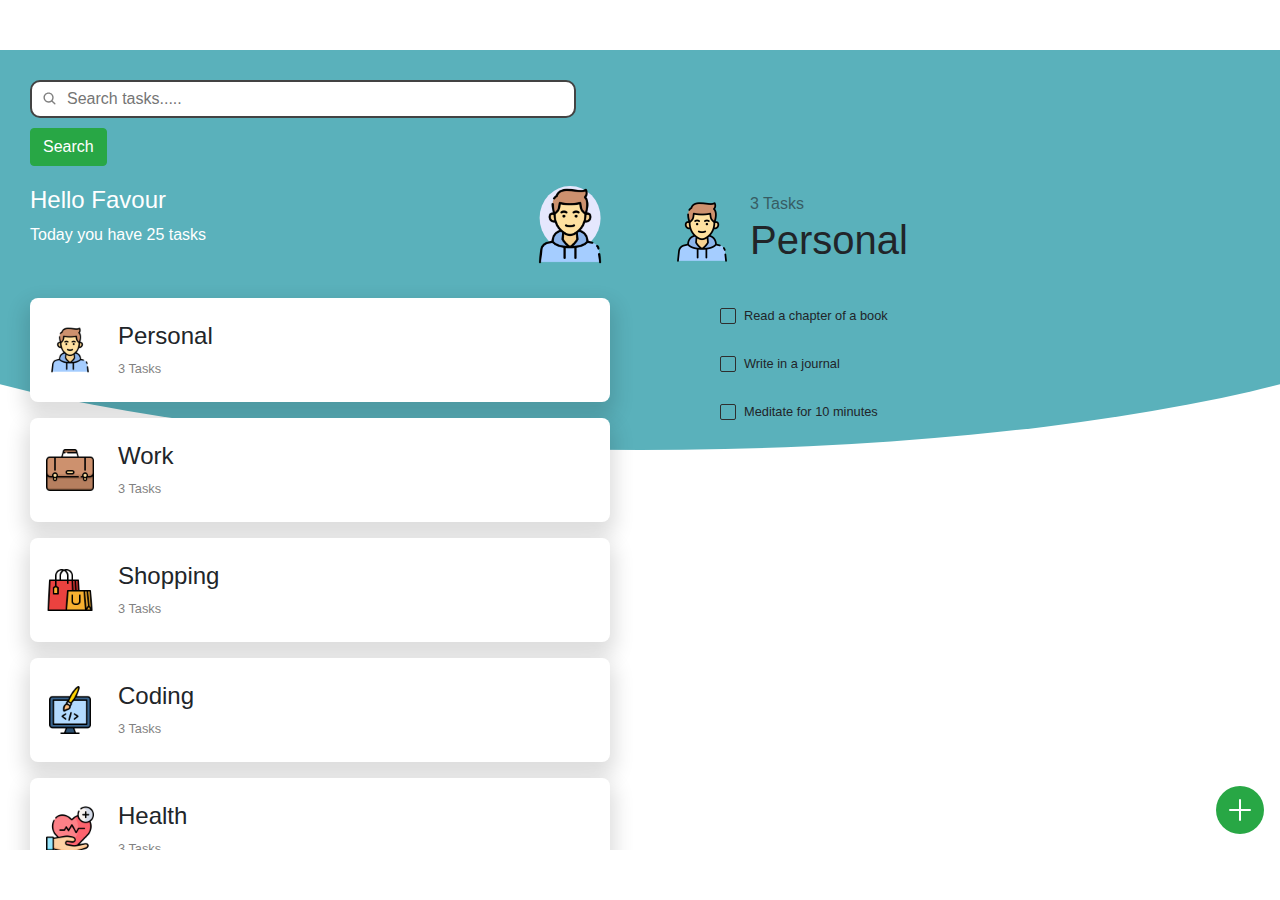
<file: index.html>
<!DOCTYPE html>
<html lang="en">
  <head>
    <meta charset="UTF-8" />
    <meta name="viewport" content="width=device-width, initial-scale=1.0" />


    <meta name="msapplication-TileColor" content="#2d89ef" />
    <meta name="theme-color" content="#ffffff" />
    <link rel="stylesheet" href="style.css" />
    <title>Favour Todo-list App</title>

    <link rel="preconnect" href="https://fonts.googleapis.com" />
    <link rel="preconnect" href="https://fonts.gstatic.com" crossorigin />
    <link href="https://fonts.googleapis.com/css2?family=Inter:wght@400;500;600&display=swap" rel="stylesheet" />
    <meta
      name="description"
      content="Manage your tasks effortlessly with Favour Todos List App. Organize, prioritize, and track your to-dos seamlessly using this user-friendly web application."
    />
    <meta
      name="keywords"
      content="Favour Todos List App, Task Management, To-Do List Web App, Organize Tasks, Track To-Dos, Simple Task Manager, Productivity Tool, User-Friendly Interface, Web-based Task Organizer, Favour Task Tracker"
    />
    <link rel="stylesheet" href="https://cdn.jsdelivr.net/npm/bootstrap@4.0.0/dist/css/bootstrap.min.css" integrity="sha384-Gn5384xqQ1aoWXA+058RXPxPg6fy4IWvTNh0E263XmFcJlSAwiGgFAW/dAiS6JXm" crossorigin="anonymous">
    <script src="https://code.jquery.com/jquery-3.2.1.slim.min.js" integrity="sha384-KJ3o2DKtIkvYIK3UENzmM7KCkRr/rE9/Qpg6aAZGJwFDMVNA/GpGFF93hXpG5KkN" crossorigin="anonymous"></script>
<script src="https://cdn.jsdelivr.net/npm/popper.js@1.12.9/dist/umd/popper.min.js" integrity="sha384-ApNbgh9B+Y1QKtv3Rn7W3mgPxhU9K/ScQsAP7hUibX39j7fakFPskvXusvfa0b4Q" crossorigin="anonymous"></script>
<script src="https://cdn.jsdelivr.net/npm/bootstrap@4.0.0/dist/js/bootstrap.min.js" integrity="sha384-JZR6Spejh4U02d8jOt6vLEHfe/JQGiRRSQQxSfFWpi1MquVdAyjUar5+76PVCmYl" crossorigin="anonymous"></script>
  </head>
  <body>
    <div class="wrapper">

      <div class="screen-backdrop"></div>
      <div class="home-screen screen">
        <div class="head-wrapper">
          <div class="menu-btn">

            <input type="search" id="search" placeholder="Search tasks.....">

            <button id="searchButton" class="btn btn-success">Search</button>


          </div>
          <div class="welcome">
            <div class="content">
              <h1>Hello Favour</h1>
              <p>Today you have <span id="total-tasks">5</span> tasks</p>
            </div>
            <div class="img">
              <div class="backdrop"></div>
              <img src="images/boy.png" alt="" />
            </div>


          </div>
        </div>
        <div class="categories-wrapper">
          <div class="categories">
            <div class="category">
              <div class="left">
                <img src="images/boy.png" alt="sun" />
                <div class="content">
                  <h1>Personal</h1>
                  <p>5 Tasks</p>
                </div>
              </div>
              <div class="options">
                <div class="toggle-btn">
                  <svg
                    xmlns="http://www.w3.org/2000/svg"
                    fill="none"
                    viewBox="0 0 24 24"
                    stroke-width="1.5"
                    stroke="currentColor"
                    class="w-6 h-6"
                  >
                    <path
                      stroke-linecap="round"
                      stroke-linejoin="round"
                      d="M12 6.75a.75.75 0 110-1.5.75.75 0 010 1.5zM12 12.75a.75.75 0 110-1.5.75.75 0 010 1.5zM12 18.75a.75.75 0 110-1.5.75.75 0 010 1.5z"
                    />
                  </svg>
                </div>
              </div>
            </div>
          </div>
        </div>
      </div>
      <div class="category-screen screen">
        <div class="head-wrapper">
          <div class="back-btn">
            <svg
              xmlns="http://www.w3.org/2000/svg"
              fill="none"
              viewBox="0 0 24 24"
              stroke-width="1.5"
              stroke="currentColor"
              class="w-6 h-6"
            >
              <path
                stroke-linecap="round"
                stroke-linejoin="round"
                d="M6.75 15.75L3 12m0 0l3.75-3.75M3 12h18"
              />
            </svg>
          </div>
          <div class="options">
            <svg
              xmlns="http://www.w3.org/2000/svg"
              fill="none"
              viewBox="0 0 24 24"
              stroke-width="1.5"
              stroke="currentColor"
              class="w-6 h-6"
            >
              <path
                stroke-linecap="round"
                stroke-linejoin="round"
                d="M12 6.75a.75.75 0 110-1.5.75.75 0 010 1.5zM12 12.75a.75.75 0 110-1.5.75.75 0 010 1.5zM12 18.75a.75.75 0 110-1.5.75.75 0 010 1.5z"
              />
            </svg>
          </div>
        </div>
        <div class="category-details">
          <img src="images/boy.png" alt="" id="category-img" />
          <div class="details">
            <p id="num-tasks">8 tasks</p>
            <h1 id="category-title">Personal</h1>
          </div>
        </div>
        <div class="tasks-wrapper">
          <div class="tasks">
            <div class="task-wrapper">
              <label for="task" class="task">
                <input type="checkbox" name="task" id="task" />
                <span class="checkmark"
                  ><svg
                    xmlns="http://www.w3.org/2000/svg"
                    fill="none"
                    viewBox="0 0 24 24"
                    stroke-width="1.5"
                    stroke="currentColor"
                    class="w-6 h-6"
                  >
                    <path
                      stroke-linecap="round"
                      stroke-linejoin="round"
                      d="M4.5 12.75l6 6 9-13.5"
                    />
                  </svg>
                </span>
                <p>Buy a new car lorem</p>
              </label>
              <div class="delete">
                <svg
                  xmlns="http://www.w3.org/2000/svg"
                  fill="none"
                  viewBox="0 0 24 24"
                  stroke-width="1.5"
                  stroke="currentColor"
                  class="w-6 h-6"
                >
                  <path
                    stroke-linecap="round"
                    stroke-linejoin="round"
                    d="M14.74 9l-.346 9m-4.788 0L9.26 9m9.968-3.21c.342.052.682.107 1.022.166m-1.022-.165L18.16 19.673a2.25 2.25 0 01-2.244 2.077H8.084a2.25 2.25 0 01-2.244-2.077L4.772 5.79m14.456 0a48.108 48.108 0 00-3.478-.397m-12 .562c.34-.059.68-.114 1.022-.165m0 0a48.11 48.11 0 013.478-.397m7.5 0v-.916c0-1.18-.91-2.164-2.09-2.201a51.964 51.964 0 00-3.32 0c-1.18.037-2.09 1.022-2.09 2.201v.916m7.5 0a48.667 48.667 0 00-7.5 0"
                  />
                </svg>
              </div>
            </div>
          </div>
        </div>
      </div>
      <div class="add-task-btn">
        <svg
          xmlns="http://www.w3.org/2000/svg"
          fill="none"
          viewBox="0 0 24 24"
          stroke-width="1.5"
          stroke="currentColor"
          class="w-6 h-6"
        >
          <path
            stroke-linecap="round"
            stroke-linejoin="round"
            d="M12 4.5v15m7.5-7.5h-15"
          />
        </svg>
      </div>
      <div class="black-backdrop"></div>
      <div class="add-task">
        <div class="add-task-backdrop"></div>
        <h1 class="heading">Add Task</h1>
        <div class="input-group">
          <label for="task-input"> Task </label>
          <input type="text" id="task-input" required />
        </div>
        <div class="input-group">
          <label for="category-select"> Category </label>
          <select id="category-select"></select>
        </div>
        <div class="btns">
          <button class="cancel-btn">Cancel</button>
          <button class="add-btn">Add</button>
        </div>
      </div>
    </div>

    <script src="script.js"></script>
  </body>
</html>
</file>
<file: style.css>
@import url(https://fonts.googleapis.com/css?family=Inter:100,200,300,regular,500,600,700,800,900);

::-webkit-scrollbar {
    width: 0;
}

* {
    margin: 0;
    padding: 0;
    box-sizing: border-box;
}

body {
    min-height: 100vh;
    display: flex;
    align-items: center;
    justify-content: center;
    color: #2e2e2e;
    font-family: 'Inter';
   font-style: normal;
    background-color: #fff;
}

.wrapper {
    position: relative;
    height: 100vh;
    width: 100%;
    overflow: hidden;
    padding: 30px 0;
    display: flex;
}

/* edit */
.wrapper .screen {
    min-width: 100%;
    flex: 1;
    transition: all 0.3s;
}

.screen-backdrop {
    width: 135%;
    height: 25rem;
    position: absolute;
    top: 0;
    left: 50%;
    transform: translateX(-50%);
    border-radius: 0 0 50% 50%;
    background-color: #5ab1bb;
    z-index: -1;
    transition: all 0.3s;
}

.wrapper.show-category .home-screen {
    transform: translateX(-100%);
}

.wrapper.show-category .category-screen {
    transform: translateX(-100%);
}

.wrapper.show-category .screen-backdrop {
    transform: translate(-50%, -60%)
}

.head-wrapper {
    padding: 0 30px;
}

.menu-btn {
    width: 2rem;
    cursor: pointer;
    color: #ffffff;
}

.welcome {
    display: flex;
    justify-content: space-between;
    margin-top: 20px;
    color: #ffffff;
}

.welcome h1 {
    font-size: 1.5rem;
}

.welcome p {
    font-weight: 500;
}

.welcome .img {
    position: relative;
}

.welcome .img .backdrop {
    position: absolute;
    top: 0;
    left: 50%;
    transform: translateX(-50%);
    width: 3.8rem;
    height: 4rem;
    border-radius: 50%;
    background-color: #e5e7fd;
    z-index: -1;
}

.welcome .img img {
    width: 5rem;
}

.categories-wrapper {
    margin-top: 1rem;
    padding: 0 30px;
    height: calc(100% - 8rem);
    padding-bottom: 20px;
    overflow: auto;
}

.categories {
    padding-top: 1rem;
    display: flex;
    flex-direction: column;
    gap: 1rem;
}

.category {
    background: #fff;
    border-radius: 0.5rem;
    padding: 1.5rem 1rem;
    cursor: pointer;
    display: flex;
    justify-content: space-between;
    box-shadow: 0 10px 20px 5px #00000023;
    transition: all 0.3s;

}

.category:hover {
    transform: translateY(-5px);
    box-shadow: 0 10px 20px 5px #00000040;
}

.category .left {
    display: flex;
    gap: 1.5rem;
    align-items: center;
}

.category .left img {
    width: 3rem;
}



.category .content h1 {
    font-size: 1.5rem;
}

.category .content p {
    color: #2e2e2e;
    font-size: 0.8rem;
    opacity: 0.6;
}

.category .options {
    opacity: 0;
    visibility: hidden;
    transition: all 0.3s;
}

.category:hover .options {
    opacity: 1;
    visibility: visible;
}

.category .toggle-btn {
    width: 2rem;
    cursor: pointer;
    opacity: 0.6;
}

.category .toggle-btn:hover {
    opacity: 1;
}


/* Category Screen */
.category-screen .head-wrapper {
    display: flex;
    justify-content: space-between;
    align-items: center;
}

.category-screen .head-wrapper svg {
    width: 2rem;
    cursor: pointer;
    color: #fff;
}

.category-details {
    padding: 0 30px;
    margin-top: 7rem;
    display: flex;
    align-items: center;
    gap: 1rem;
}

.category-details img {
    width: 4rem;
}

.category-details .details p {
    opacity: 0.6;
}

/* tasks */
.tasks-wrapper {
    padding: 0 30px;
    margin-top: 1rem;
    height: calc(100% - 12rem);
    padding-bottom: 20px;
    overflow: auto;
}

.tasks {
    padding-top: 1rem;
    display: flex;
    flex-direction: column;
    gap: 1rem;
}

.task-wrapper {
    display: flex;
    justify-content: space-between;
    align-items: center;
}



.task {
    display: flex;
    gap: 0.5rem;
    align-items: center;
    font-size: 0.8rem;
    font-weight: 500;
    width: max-content;
    cursor: pointer;
}


.task input {
    display: none;
}

.task .checkmark {
    width: 1rem;
    height: 1rem;
    border-radius: 2px;
    border: 1px solid #2e2e2e;
    display: flex;
    justify-content: center;
    align-items: center;
}

.task .checkmark svg {
    width: 1rem;
    color: #2e2e2e;
    opacity: 0;
    transition: all 0.3s;
}

.task:hover .checkmark svg {
    opacity: 1;
}

.task .checkmark svg path {
    stroke-width: 3;
}

.task input:checked~.checkmark {
    background-color: #2e2e2e;
}

.task input:checked~.checkmark svg {
    opacity: 1;
    color: #fff;
}

.task input:checked~p {
    text-decoration: line-through;
    opacity: 0.6;
}

.task-wrapper .delete {
    min-width: 2rem;
    height: 2rem;
    padding: 0.5rem;
    border-radius: 50%;
    color: #2e2e2e;
    cursor: pointer;
    background-color: rgba(0, 0, 0, 0.031);
    opacity: 0;
    visibility: hidden;
    transition: all 0.3s;
}

.task-wrapper:hover .delete {
    opacity: 1;
    visibility: visible;
}

.task-wrapper .delete:hover {
    color: red;
    background-color: rgba(0, 0, 0, 0.1);
}

.no-tasks {
    margin-top: 5rem;
    text-align: center;
    font-size: 1.5rem;
    opacity: 0.6;
}

/* Add Task */
.add-task-btn {
    position: absolute;
    bottom: 1rem;
    right: 1rem;
    width: 3rem;
    height: 3rem;
    border-radius: 50%;
    cursor: pointer;
    display: flex;
    align-items: center;
    justify-content: center;
    background-color: #28a745;
    transition: all 0.3s;
}

.add-task-btn:hover {
    transform: scale(1.1);
}

.add-task-btn.active {
    z-index: 1;
    bottom: 20rem;
    transform: rotate(45deg);
}

.add-task-btn svg {
    width: 2rem;
    color: #fff;
}

.add-task {
    position: absolute;
    bottom: -100%;
    left: 0;
    width: 100%;
    padding: 20px 30px;
    transition: all 0.3s;
}

.add-task.active {
    bottom: 0;
}

.add-task .heading {
    font-size: 1.5rem;
    margin-bottom: 1rem;
}

.input-group {
    position: relative;
    margin-bottom: 20px;
}

.input-group input,
.input-group label {
    display: block;
    width: 100%;
}

.input-group input,
.input-group select {
    width: 100%;
    border: 1px solid #ccc;
    border-radius: 5px;
    padding: 10px;
    font-size: 16px;
}

.input-group label {
    width: max-content;
    padding: 0 5px;
    margin-top: 5px;
    font-size: 14px;
    color: #666;
    margin-bottom: 5px;
}

.btns {
    display: flex;
    gap: 1rem;
    justify-content: flex-end;
    align-items: center;
}

.btns button {
    padding: 10px 20px;
    border-radius: 5px;
    border: none;
    cursor: pointer;
    font-size: 14px;
    font-weight: 600;
    transition: all 0.3s;
    z-index: 1;
}

button.add-btn {
    background-color: #28a745;
    color: #fff
}

.add-task-backdrop {
    position: absolute;
    bottom: 0;
    left: 50%;
    transform: translateX(-50%);
    width: 135%;
    height: 20rem;
    border-radius: 50% 50% 0 0;
    background-color: #fff;
}

.black-backdrop {
    position: absolute;
    top: 0;
    left: 0;
    width: 100%;
    height: 100%;
    backdrop-filter: blur(5px);
    background-color: #00000023;
    opacity: 0;
    visibility: hidden;
    transition: all 0.3s;
}

.black-backdrop.active {
    opacity: 1;
    visibility: visible;
}




   p {
    margin-top: 0;
    margin-bottom: 0px !important;
}

input[type=search] {
    box-sizing: border-box;
    border: 2px solid #434343;
    border-radius: 10px;

    background-color: #fff;
    background-image: url('data:image/svg+xml;utf8,<svg xmlns="http://www.w3.org/2000/svg" width="15" height="13" viewBox="0 0 13 14" fill=""><path fill-rule="evenodd" clip-rule="evenodd" d="M8.82264 10.3833C7.89957 11.0841 6.74835 11.5 5.5 11.5C2.46243 11.5 0 9.03757 0 6C0 2.96243 2.46243 0.5 5.5 0.5C8.53757 0.5 11 2.96243 11 6C11 7.24835 10.5841 8.39957 9.8833 9.32264L12.7803 12.2197C13.0732 12.5126 13.0732 12.9874 12.7803 13.2803C12.4874 13.5732 12.0126 13.5732 11.7197 13.2803L8.82264 10.3833ZM9.5 6C9.5 8.20914 7.70914 10 5.5 10C3.29086 10 1.5 8.20914 1.5 6C1.5 3.79086 3.29086 2 5.5 2C7.70914 2 9.5 3.79086 9.5 6Z" fill="gray"/></svg>');
    background-position: 10px 10px;
    background-repeat: no-repeat;
    padding-top: 5px;
    padding-bottom: 5px;
    padding-left: 35px;
    padding-right: 100px;
    margin-bottom: 10px;

  }

  input[type=search]:hover{
     border: 1px solid #f1f1f1;
  }

  input[type=search]:focus {
    border: 5px solid #28a745; /* Change the border color when focused */
    outline: none; /* Remove the default focus outline */
  }

  .header{
    min-height: 0vh !important;
    display: flex;
    align-items: center;
    justify-content: center;
    color: #2e2e2e;
    font-family: "Inter", sans-serif;
    background-color: #fff;
}


.header-nav{
    background-color: black;
    width: 380px;
    padding: 20px;
    color: white;
    display: flex;

}

.header-nav>div>p{
    margin-top: 0px;
    /* text-align: center; */
    text-decoration: underline;
    margin-left: 80px;
}

.header2nddiv{
    margin-left: 80px;
}

.header-nav>div>h2{
   text-align: ;

}
.header-nav>div>a>i{
    color: white;
    margin-left: 0px;
    font-size: 29px;
    margin-top: 10px;

}
.tasks {
    padding-top: 1rem;
    display: flex;
    flex-direction: column;
    gap: 1rem;
    margin-left: 20px;
}

.task-wrapper {
    display: flex;
   justify-content:safe;
    align-items: center;
}
@media (min-width:768px) {
    .wrapper {
        height: 50rem;
        width: 100%;
    }

    .wrapper .screen {
        min-width: 100px;

    }

    .wrapper.show-category .home-screen {
        transform: translateX(5%);
    }

    .task-wrapper .delete {
        min-width: 2rem;
        height: 2rem;
        padding: 0.5rem;
        border-radius: 50%;
        color: #2e2e2e;
        cursor: pointer;
        background-color: rgba(0, 0, 0, 0.031);
        opacity: 0;
        visibility: hidden;
        transition: all 0.3s;
        margin-left: 100px;
    }

    .wrapper.show-category .category-screen {
        transform: translateX(18%);
    }

    .category-screen .head-wrapper svg{
        display: none;
    }

    .header{
        min-height: 0vh !important;
        display: flex;
        align-items: center;
        justify-content: center;
        color: #2e2e2e;
        font-family: "Inter", sans-serif;
        background-color: #fff;
    }


    .header-nav{
        background-color: black;
        width: 1350px;
        padding: 20px;
        color: white;
        display: flex;

    }

    .header-nav>div>p{
        margin-top: 0px;
        text-align: center;
        text-decoration: underline;
        margin-left: 180px;
    }

    .header2nddiv{
        margin-left: 399px;
    }

    .header-nav>div>h2{
       text-align: center;

    }
    .header-nav>div>a>i{
        color: white;
        margin-left: 50px;
        font-size: 29px;
        margin-top: 10px;

    }
    .tasks {
        padding-top: 1rem;
        display: flex;
        flex-direction: column;
        gap: 1rem;
        margin-left: 50px;
    }

    .task-wrapper {
        display: flex;
       justify-content:safe;
        align-items: center;
    }

    input[type=search] {
        box-sizing: border-box;
        border: 2px solid #434343;
        border-radius: 10px;

        background-color: #fff;
        background-image: url('data:image/svg+xml;utf8,<svg xmlns="http://www.w3.org/2000/svg" width="15" height="13" viewBox="0 0 13 14" fill=""><path fill-rule="evenodd" clip-rule="evenodd" d="M8.82264 10.3833C7.89957 11.0841 6.74835 11.5 5.5 11.5C2.46243 11.5 0 9.03757 0 6C0 2.96243 2.46243 0.5 5.5 0.5C8.53757 0.5 11 2.96243 11 6C11 7.24835 10.5841 8.39957 9.8833 9.32264L12.7803 12.2197C13.0732 12.5126 13.0732 12.9874 12.7803 13.2803C12.4874 13.5732 12.0126 13.5732 11.7197 13.2803L8.82264 10.3833ZM9.5 6C9.5 8.20914 7.70914 10 5.5 10C3.29086 10 1.5 8.20914 1.5 6C1.5 3.79086 3.29086 2 5.5 2C7.70914 2 9.5 3.79086 9.5 6Z" fill="gray"/></svg>');
        background-position: 10px 10px;
        background-repeat: no-repeat;
        padding-top: 5px;
        padding-bottom: 5px;
        padding-left: 35px;
        padding-right: 300px;
        margin-bottom: 10px;

      }

      input[type=search]:hover{
         border: 1px solid #f1f1f1;
      }

      input[type=search]:focus {
        border: 5px solid #28a745; /* Change the border color when focused */
        outline: none; /* Remove the default focus outline */
      }
      .task-wrapper {
        display: flex;
        justify-content: flex-start;
        align-items: none;
    }

    .task-wrapper {
        display: flex;
        justify-content: flex-start;
        align-items: center;
    }

}
</file>
